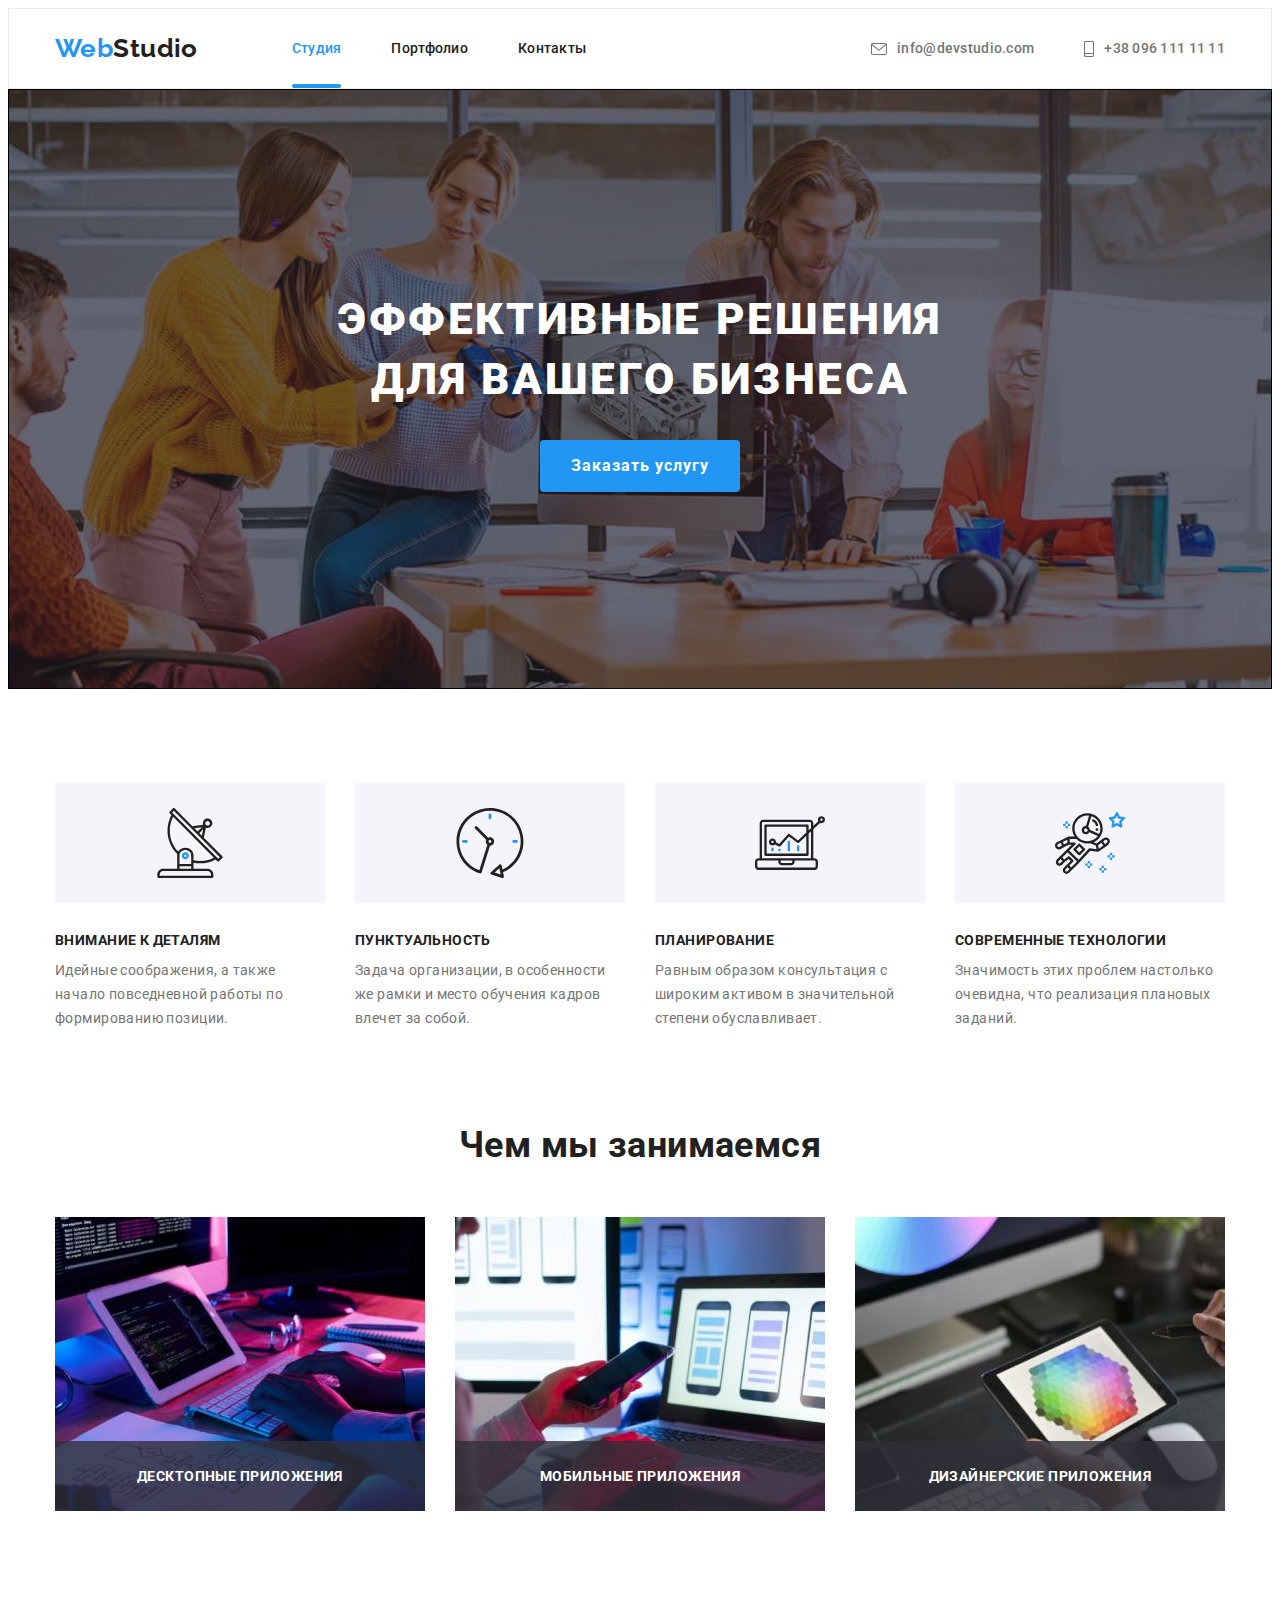
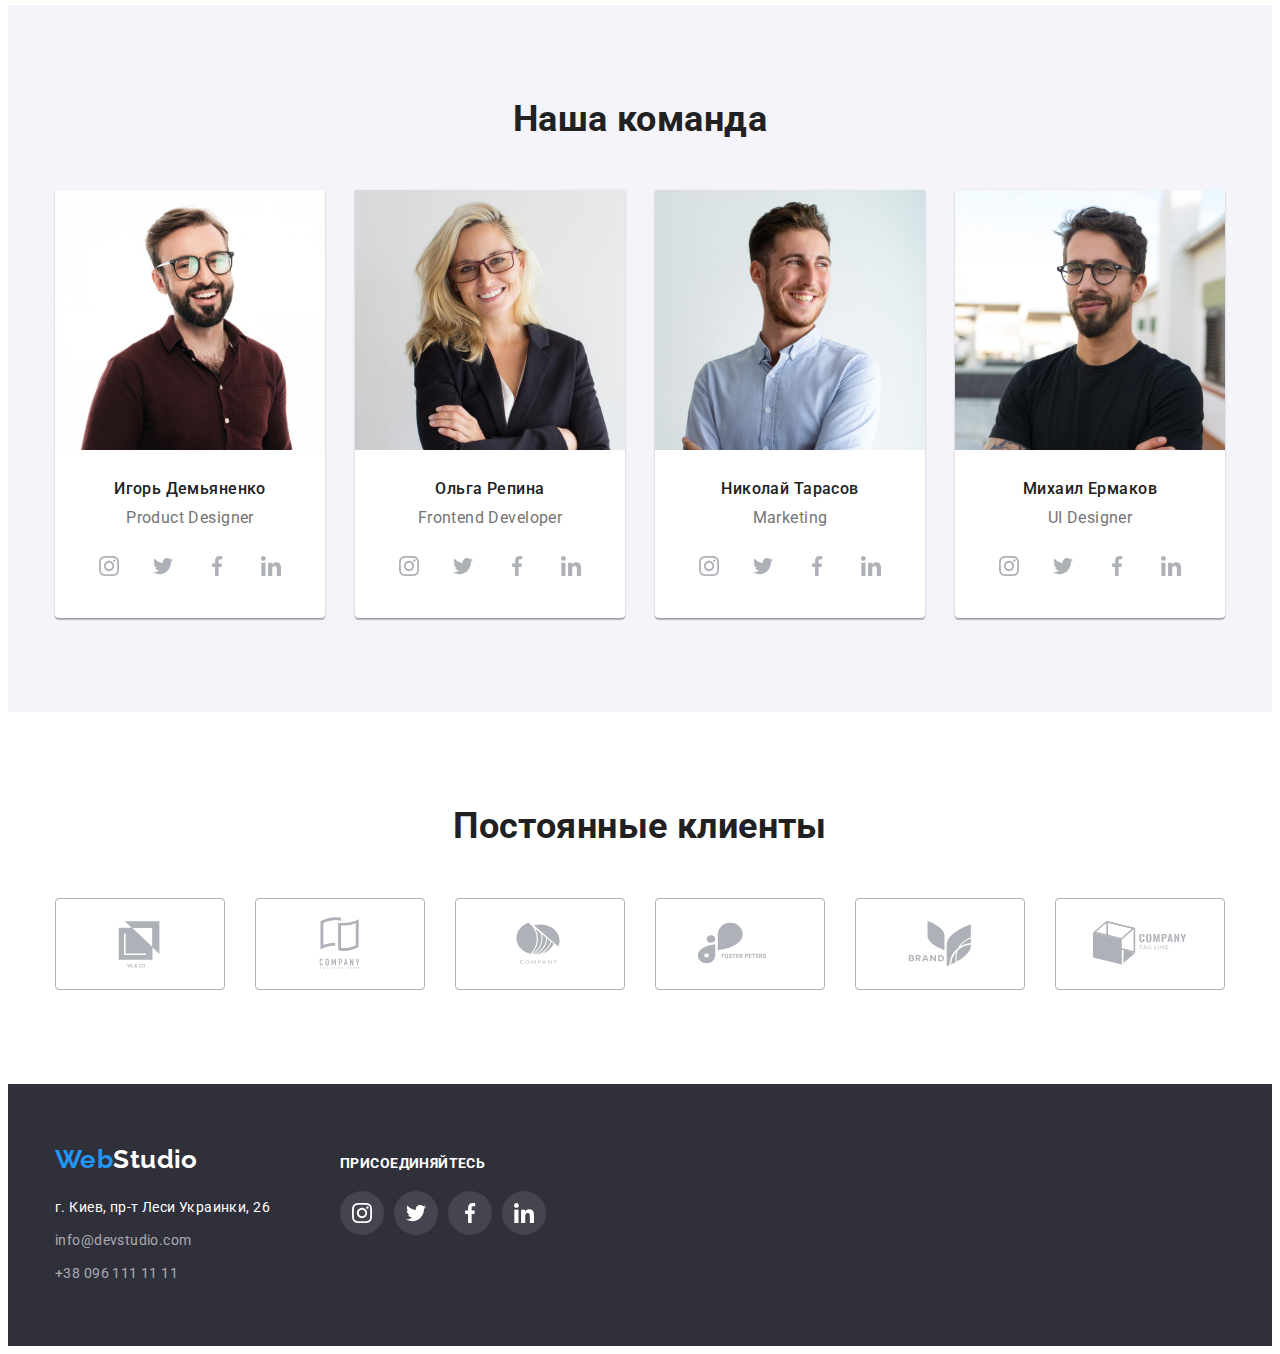
<file: index.html>
<!DOCTYPE html>
<html lang="ru">

<head>
    <meta charset="UTF-8">
    <meta http-equiv="X-UA-Compatible" content="IE=edge">
    <meta name="viewport" content="width=device-width, initial-scale=1.0">
    <title>Document</title>
    <link href="https://fonts.googleapis.com/css2?family=Raleway:wght@700&family=Roboto:wght@400;500;700;900&display=swap"
        rel="stylesheet">
    <link rel="stylesheet" href="https://cdnjs.cloudflare.com/ajax/libs/modern-normalize/1.1.0/modern-normalize.min.css"
        integrity="sha512-wpPYUAdjBVSE4KJnH1VR1HeZfpl1ub8YT/NKx4PuQ5NmX2tKuGu6U/JRp5y+Y8XG2tV+wKQpNHVUX03MfMFn9Q=="
        crossorigin="anonymous" referrerpolicy="no-referrer" />
    <link rel="stylesheet" href="./css/styles.css">
</head>

<body>
    <header>
        <div class="container heder-container">
            <nav class="navigation">
                <a href="./index.html" lang="en" class="logo"><span class="logo-link">Web</span>Studio</a>
                <ul class="site-nav list">
                    <li class="link-item"><a href="./index.html" class="link current button-border">Студия</a></li>
                    <li class="link-item"><a href="./portfolio.html" class="link">Портфолио</a></li>
                    <li class="link-item"><a href="" class="link">Контакты</a></li>
                </ul>
            </nav>
            <div class="contacts">
                <a href="e-mail:info@devstudio.com" class="cont-mail">
                    <svg class="contacts-cont-mail" width="16px" height="12px">
                        <use href="./images/icons.svg.svg#icon-email"></use>
                    </svg>
                    info@devstudio.com</a>
                <a href="tel:+380961111111" class="cont-tel">
                    <svg class="contacts-cont-mail" width="10px" height="16px">
                        <use href="./images/icons.svg.svg#smartphone"></use>
                    </svg>
                    +38 096 111 11 11</a>
            </div>
        </div>
    </header>

    <main>
        <div class="hero">
            <section>
                <h1 class="hero-title">Эффективные решения для вашего бизнеса</h1>
                <button type="button" class="button" data-modal-open>Заказать услугу</button>
            </section>
        </div>
        <section class="aside">
            <div class="container">
                <ul class="aside-list list">
                    <li class="list-text">
                        <div class="aside-container">
                            <svg class="aside-icon" width="70" height="70">
                                <use href="./images/icons.svg.svg#antenna"></use>
                            </svg>
                        </div>
                        <h3 class="aside-title">Внимание к деталям</h3>
                        <p>Идейные соображения, а также начало повседневной работы по формированию позиции.</p>
                    </li>
                    <li class="list-text">
                        <div class="aside-container">
                            <svg class="aside-icon" width="70" height="70">
                                <use href="./images/icons.svg.svg#clock"></use>
                            </svg>
                        </div>
                        <h3 class="aside-title">Пунктуальность</h3>
                        <p>Задача организации, в особенности же рамки и место обучения кадров влечет за собой.</p>
                    </li>
                    <li class="list-text">
                        <div class="aside-container">
                            <svg class="aside-icon" width="70" height="70">
                                <use href="./images/icons.svg.svg#diagram"></use>
                            </svg>
                        </div>
                        <h3 class="aside-title">Планирование</h3>
                        <p>Равным образом консультация с широким активом в значительной степени обуславливает.</p>
                    </li>
                    <li class="list-text">
                        <div class="aside-container">
                            <svg class="aside-icon" width="70" height="70">
                                <use href="./images/icons.svg.svg#astronaut"></use>
                            </svg>
                        </div>
                        <h3 class="aside-title">Современные технологии</h3>
                        <p>Значимость этих проблем настолько очевидна, что реализация плановых заданий.</p>
                    </li>
                </ul>
            </div>
        </section>
        <section class="section">
            <div class="container">
                <h2 class="section-title">Чем мы занимаемся</h2>
                <ul class="work-list list">
                    <li class="work-img">
                        <div class="overley-work-list">    
                            <img src="./images/box.jpg" alt="работают на iPad" width="370" />
                            <p class="overley-work-img">десктопные приложения</p>
                        </div>
                    </li>
                    <li class="work-img">
                        <div class="overley-work-list">
                            <img src="./images/box-сomputer.jpg" alt="работают на компьтере" width="370" />
                            <p class="overley-work-img">мобильные приложения</p>
                        </div>
                    </li>
                    <li class="work-img">
                        <div class="overley-work-list">
                            <img src="./images/box-tablet.jpg" alt="работают на планшете" width="370" />
                            <p class="overley-work-img">дизайнерские приложения</p>
                        </div>
                    </li>
                </ul>
            </div>
        </section>
        <section class="team section">
            <div class="container">
                <h2 class="section-title">Наша команда</h2>
                <ul class="team-list list">
                        <li class="commands-list"> <img src="./images/img-igor.jpg" alt="фото Игоря Демьяненко" width="270" />
                            <div class="team-section">
                            <h3 class="team-title">Игорь Демьяненко </h3>
                            <p lang="en" class="team-text">Product Designer</p>
                            <ul class="list-icon">
                                <li class="social-list list">
                                    <a class="social-link-team" href="">
                                        <svg class="team-icon" width="20" height="20">
                                            <use href="./images/icons.svg.svg#instagram"></use>
                                        </svg>
                                    </a>
                                </li>
                                <li class="social-list list">
                                    <a class="social-link-team" href="">
                                        <svg class="team-icon" width="20" height="20">
                                            <use href="./images/icons.svg.svg#twitter"></use>
                                        </svg>
                                    </a>
                                </li>
                                <li class="social-list list">
                                    <a class="social-link-team" href="">
                                        <svg class="team-icon" width="20" height="20">
                                            <use href="./images/icons.svg.svg#facebook"></use>
                                        </svg>
                                    </a>
                                </li>
                                <li class="social-list list">
                                    <a class="social-link-team" href="">
                                        <svg class="team-icon" width="20" height="20">
                                            <use href="./images/icons.svg.svg#linkedin"></use>
                                        </svg>
                                    </a>
                                </li>
                            </ul>
                            </div>
                        </li>
                        <li class="commands-list"><img src="./images/img-оlga.jpg" alt="фото Ольги Репины" width="270" />
                            <div class="team-section">
                            <h3 class="team-title">Ольга Репина</h3>
                            <p lang="en" class="team-text">Frontend Developer</p>
                            <ul class="list-icon">
                                <li class="social-list list">
                                    <a class="social-link-team" href="">
                                        <svg class="team-icon" width="20" height="20">
                                            <use href="./images/icons.svg.svg#instagram"></use>
                                        </svg>
                                    </a>
                                </li>
                                <li class="social-list list">
                                    <a class="social-link-team" href="">
                                        <svg class="team-icon" width="20" height="20">
                                            <use href="./images/icons.svg.svg#twitter"></use>
                                        </svg>
                                    </a>
                                </li>
                                <li class="social-list list">
                                    <a class="social-link-team" href="">
                                        <svg class="team-icon" width="20" height="20">
                                            <use href="./images/icons.svg.svg#facebook"></use>
                                        </svg>
                                    </a>
                                </li>
                                <li class="social-list list">
                                    <a class="social-link-team" href="">
                                        <svg class="team-icon" width="20" height="20">
                                            <use href="./images/icons.svg.svg#linkedin"></use>
                                        </svg>
                                    </a>
                                </li>
                            </ul>
                            </div>
                        </li>
                        <li class="commands-list"><img src="./images/img-nicholas.jpg" alt="фото Николая Тарасова" width="270" />
                            <div class="team-section">
                            <h3 class="team-title">Николай Тарасов</h3>
                            <p lang="en" class="team-text">Marketing</p>
                            <ul class="list-icon">
                                <li class="social-list list">
                                    <a class="social-link-team" href="">
                                        <svg class="team-icon" width="20" height="20">
                                            <use href="./images/icons.svg.svg#instagram"></use>
                                        </svg>
                                    </a>
                                </li>
                                <li class="social-list list">
                                    <a class="social-link-team" href="">
                                        <svg class="team-icon" width="20" height="20">
                                            <use href="./images/icons.svg.svg#twitter"></use>
                                        </svg>
                                    </a>
                                </li>
                                <li class="social-list list">
                                    <a class="social-link-team" href="">
                                        <svg class="team-icon" width="20" height="20">
                                            <use href="./images/icons.svg.svg#facebook"></use>
                                        </svg>
                                    </a>
                                </li>
                                <li class="social-list list">
                                    <a class="social-link-team" href="">
                                        <svg class="team-icon" width="20" height="20">
                                            <use href="./images/icons.svg.svg#linkedin"></use>
                                        </svg>
                                    </a>
                                </li>
                            </ul>
                            </div>
                        </li>
                        <li class="commands-list"><img src="./images/img-michael.jpg" alt="фото Михаила Ермакова" width="270" />
                            <div class="team-section">
                            <h3 class="team-title">Михаил Ермаков</h3>
                            <p lang="en" class="team-text">UI Designer</p>
                            <ul class="list-icon">
                                <li class="social-list list">
                                    <a class="social-link-team" href="">
                                        <svg class="team-icon" width="20" height="20">
                                            <use href="./images/icons.svg.svg#instagram"></use>
                                        </svg>
                                    </a>
                                </li>
                                <li class="social-list list">
                                    <a class="social-link-team" href="">
                                        <svg class="team-icon" width="20" height="20">
                                            <use href="./images/icons.svg.svg#twitter"></use>
                                        </svg>
                                    </a>
                                </li>
                                <li class="social-list list">
                                    <a class="social-link-team" href="">
                                        <svg class="team-icon" width="20" height="20">
                                            <use href="./images/icons.svg.svg#facebook"></use>
                                        </svg>
                                    </a>
                                </li>
                                <li class="social-list list">
                                    <a class="social-link-team" href="">
                                        <svg class="team-icon" width="20" height="20">
                                            <use href="./images/icons.svg.svg#linkedin"></use>
                                        </svg>
                                    </a>
                                </li>
                            </ul>
                            </div>
                        </li>
                </ul>
            </div>
        </section>
        <section class="partners section">
            <div class="container">
                <h2 class="section-title">Постоянные клиенты</h2>
                <ul class="partners-list list">
                    <li class="partners-list-logo">
                        <a href="" class="partners-link-logo">
                            <svg class="partners-logo" width="106" height="60">
                                <use href="./images/icons.svg.svg#ya-co"></use>
                            </svg>
                        </a>
                    </li>
                    <li>
                        <a href="" class="partners-link-logo">
                            <svg class="partners-logo" width="106" height="60">
                                <use href="./images/icons.svg.svg#company-tagline-here"></use>
                            </svg>
                        </a>
                    </li>
                    <li>
                        <a href="" class="partners-link-logo">
                            <svg class="partners-logo" width="106" height="60">
                                <use href="./images/icons.svg.svg#company"></use>
                            </svg>
                        </a>
                    </li>
                    <li>
                        <a href="" class="partners-link-logo">
                            <svg class="partners-logo" width="106" height="60">
                                <use href="./images/icons.svg.svg#foster-peters"></use>
                            </svg>
                        </a>
                    </li>
                    <li>
                        <a href="" class="partners-link-logo">
                            <svg class="partners-logo" width="106" height="60">
                                <use href="./images/icons.svg.svg#brand"></use>
                            </svg>
                        </a>
                    </li>
                    <li>
                        <a href="" class="partners-link-logo">
                            <svg class="partners-logo" width="106" height="60">
                                <use href="./images/icons.svg.svg#company-tag-line"></use>
                            </svg>
                        </a>
                    </li>
                </ul>
            </div>
        </section>
    </main>

    <footer class="footer">
        <div class="footer-container container">
            <div class="footer-container-list">
                <a href="./index.html" lang="en" class="footer-logo"><span class="logo-link">Web</span><span class="footer-link">Studio</span></a>
                <address class="address">
                    <ul> 
                        <li class="footer-list list"><p class="footer-address">г. Киев, пр-т Леси Украинки, 26</p></li>
                        <li class="footer-list list"><a href="e-mail:info@devstudio.com" class="address-mail">info@devstudio.com</a><br /></li>
                        <li class="footer-list list"><a href="tel:+380961111111" class="address-tel">+38 096 111 11 11</a></li>
                    </ul>
                </address>
            </div>
            <div class="footer-icon-link">
                <h3 class="footer-title">ПРИСОЕДИНЯЙТЕСЬ</h3>
                <ul class="footer-icon">
                    <li class="footer-social-list list">
                        <a class="footer-social-link" href="">
                            <svg class="footer-icon-list" width="20" height="20">
                                <use href="./images/icons.svg.svg#instagram"></use>
                            </svg>
                        </a>
                    </li>
                    <li class="footer-social-list list">
                        <a class="footer-social-link" href="">
                            <svg class="footer-icon" width="20" height="20">
                                <use href="./images/icons.svg.svg#twitter"></use>
                            </svg>
                        </a>
                    </li>
                    <li class="footer-social-list list">
                        <a class="footer-social-link" href="">
                            <svg class="footer-icon" width="20" height="20">
                                <use href="./images/icons.svg.svg#facebook"></use>
                            </svg>
                        </a>
                    </li>
                    <li class="footer-social-list list">
                        <a class="footer-social-link" href="">
                            <svg class="footer-icon" width="20" height="20">
                                <use href="./images/icons.svg.svg#linkedin"></use>
                            </svg>
                        </a>
                    </li>
                </ul>
            </div>
        </div>
    </footer>

    <div class="backdrop is-hidden" data-modal>
        <div class="modal">
            <button type="button" class="modal-close-btn" data-modal-close>
                <svg class="modal-close-icon" width="18" height="18">
                    <use href="./images/icons.svg.svg#icon-close"></use>
                </svg>
            </button>
        </div>
    </div>

    <script src="./js/modal.js"></script>
</body>

</html>
</file>
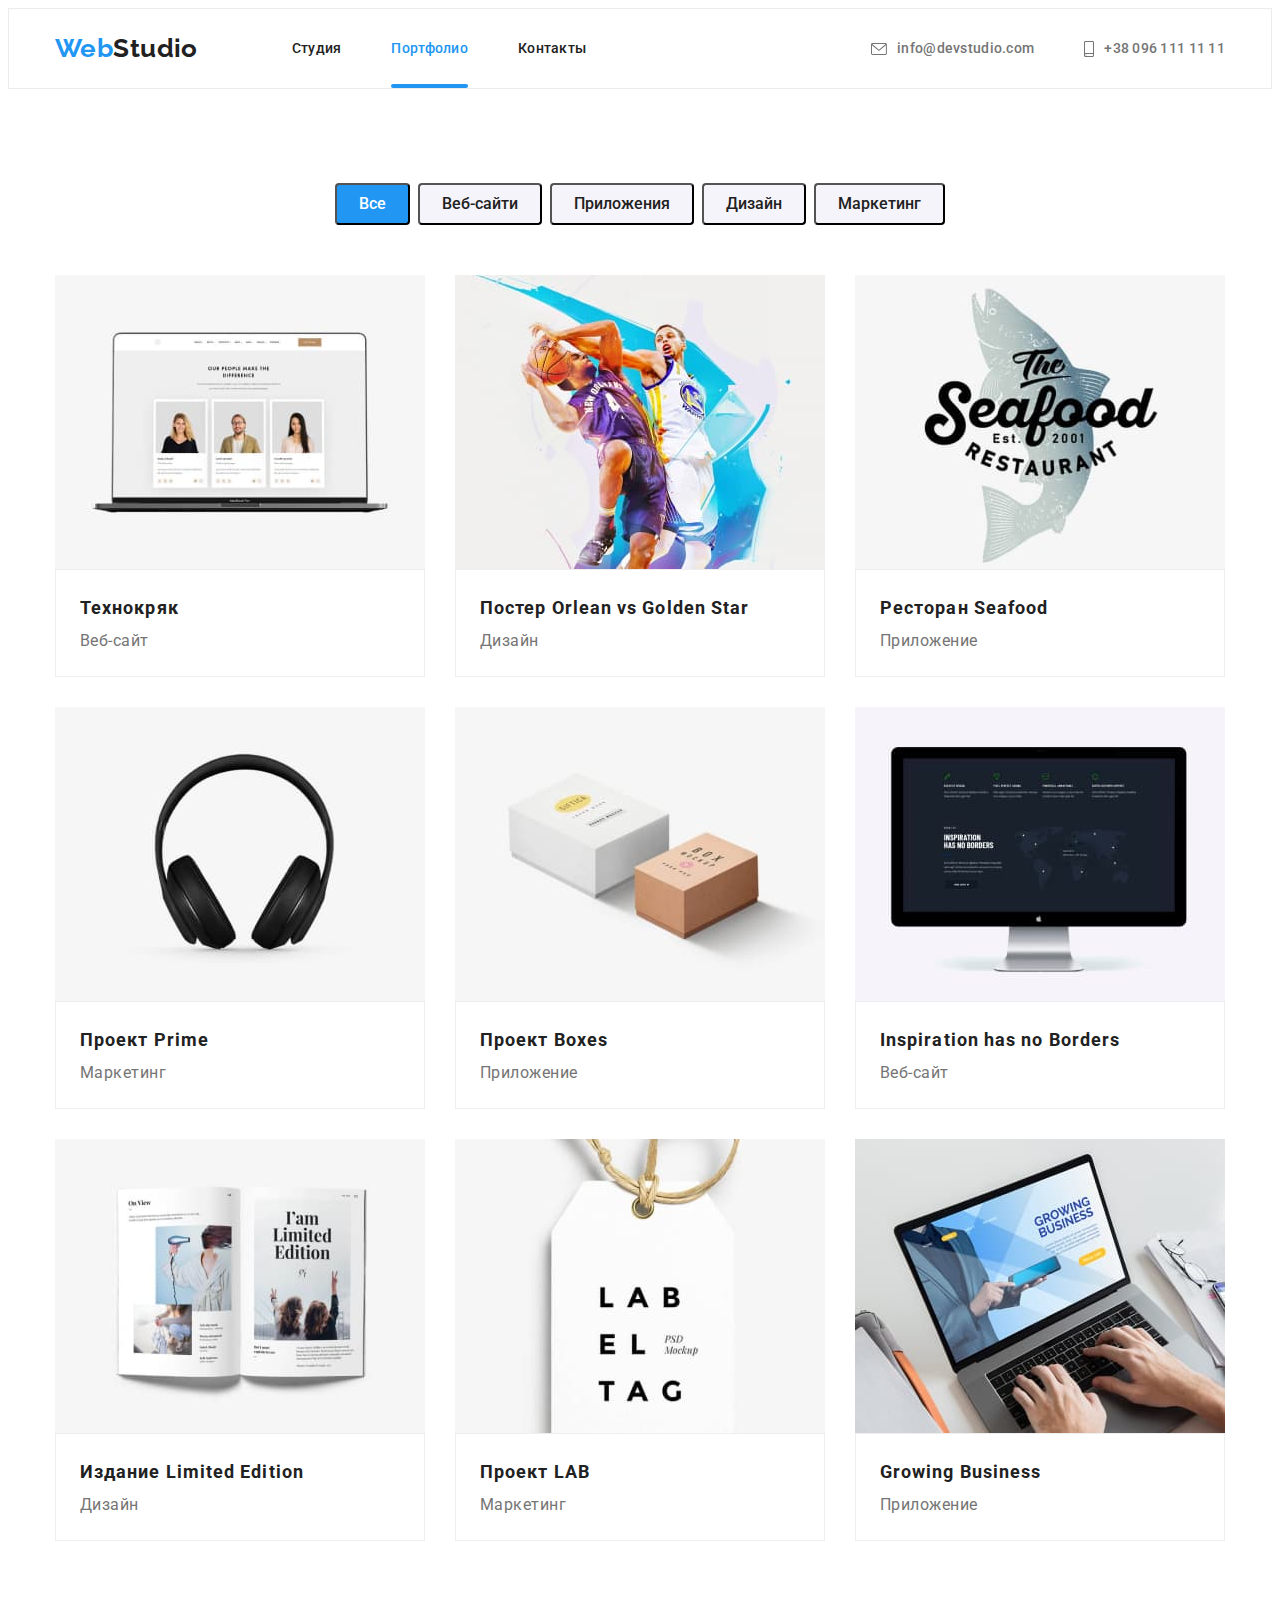
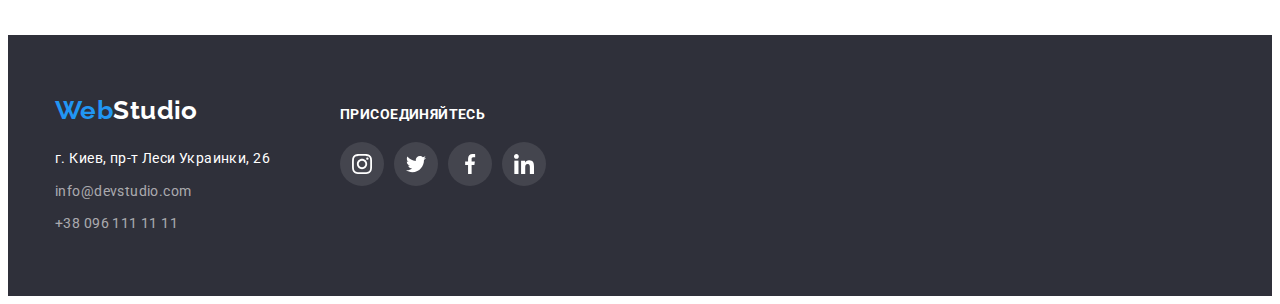
<file: portfolio.html>
<!DOCTYPE html>
<html lang="ru">

<head>
    <meta charset="UTF-8">
    <meta http-equiv="X-UA-Compatible" content="IE=edge">
    <meta name="viewport" content="width=device-width, initial-scale=1.0">
    <title>Document</title>
    <link href="https://fonts.googleapis.com/css2?family=Raleway:wght@700&family=Roboto:wght@400;500;700;900&display=swap"
        rel="stylesheet">
    <link rel="stylesheet" href="https://cdnjs.cloudflare.com/ajax/libs/modern-normalize/1.1.0/modern-normalize.min.css"
        integrity="sha512-wpPYUAdjBVSE4KJnH1VR1HeZfpl1ub8YT/NKx4PuQ5NmX2tKuGu6U/JRp5y+Y8XG2tV+wKQpNHVUX03MfMFn9Q=="
        crossorigin="anonymous" referrerpolicy="no-referrer" />
    <link rel="stylesheet" href="./css/styles.css">
</head>

<body>
    <header>
        <div class="container heder-container">
            <nav class="navigation">
                <a href="./index.html" lang="en" class="logo"><span class="logo-link">Web</span>Studio</a>
                <ul class="site-nav list">
                    <li class="link-item"><a href="./index.html" class="link">Студия</a></li>
                    <li class="link-item"><a href="./portfolio.html" class="link current button-border">Портфолио</a></li>
                    <li class="link-item"><a href="" class="link">Контакты</a></li>
                </ul>
            </nav>
            <div class="contacts">
                <a href="e-mail:info@devstudio.com" class="cont-mail">
                    <svg class="contacts-cont-mail" width="16px" height="12px">
                        <use href="./images/icons.svg.svg#icon-email"></use>
                    </svg>
                    info@devstudio.com</a>
                <a href="tel:+380961111111" class="cont-tel">
                    <svg class="contacts-cont-mail" width="10px" height="16px">
                        <use href="./images/icons.svg.svg#smartphone"></use>
                    </svg>
                    +38 096 111 11 11</a>
            </div>
        </div>
    </header>
    <main>
        <section class="portfolio section">
            <div class="container">
                <h1 class="visually-hidden">Портфолио</h1>
                    <ul class="portfolio-list list">
                        <li class="list-button"><button type="button" class="portfolio-button current">Все</button></li>
                        <li class="list-button"><button type="button" class="portfolio-button">Веб-сайти</button></li>
                        <li class="list-button"><button type="button" class="portfolio-button">Приложения</button></li>
                        <li class="list-button"><button type="button" class="portfolio-button">Дизайн</button></li>
                        <li class="list-button"><button type="button" class="portfolio-button">Маркетинг</button></li>
                    </ul>
                <ul class="portfolio-img list">
                    <li class="img-list">
                        <a href="" class="portfolio-link">
                            <div class="overley-portfolio">
                                <img src="./images/tehnokrak.jpg" alt="tehnokrak" width="370">
                                <p class="overley-portfolio-link">
                                    Ресурс предлагает комплексные предложения с разным уровнем функционала и сервисов. Все это позволит посетителю получить исчерпывающие сведения о компании или частном лице.
                                </p>
                            </div>
                            <div class="img-text">
                                <h2 class="portfolio-title">Технокряк</h2>
                                <p class="portfolio-text">Веб-сайт</p>
                            </div>
                        </a>
                    </li>
                    <li class="img-list">
                        <a href="" class="portfolio-link">
                            <div class="overley-portfolio">
                                <img src="./images/new-orlean.jpg" alt="new orlean" width="370">
                                <p class="overley-portfolio-link">
                                    Ресурс предлагает комплексные предложения с разным уровнем функционала и сервисов. Все это позволит посетителю
                                    получить исчерпывающие сведения о компании или частном лице.
                                </p>
                            </div>
                            <div class="img-text">
                                <h2  class="portfolio-title">Постер <span lang="en">Orlean vs Golden Star</span></h2>
                                <p class="portfolio-text">Дизайн</p>
                            </div>
                        </a>
                    </li>
                    <li class="img-list">
                        <a href="" class="portfolio-link">
                            <div class="overley-portfolio">
                                <img src="./images/seafood.jpg" alt="seafood" width="370">
                                <p class="overley-portfolio-link">
                                    Ресурс предлагает комплексные предложения с разным уровнем функционала и сервисов. Все это позволит посетителю
                                    получить исчерпывающие сведения о компании или частном лице.
                                </p>
                            </div>
                            <div class="img-text">
                                <h2  class="portfolio-title">Ресторан <span lang="en">Seafood</span></h2>
                                <p class="portfolio-text">Приложение</p>
                            </div>
                        </a>
                    </li>
                    <li class="img-list">
                        <a href="" class="portfolio-link">
                            <div class="overley-portfolio">
                                <img src="./images/prime.jpg" alt="prime" width="370">
                                <p class="overley-portfolio-link">
                                    Ресурс предлагает комплексные предложения с разным уровнем функционала и сервисов. Все это позволит посетителю
                                    получить исчерпывающие сведения о компании или частном лице.
                                </p>
                            </div>
                            <div class="img-text">
                                <h2  class="portfolio-title">Проект <span lang="en">Prime</span></h2>
                                <p class="portfolio-text">Маркетинг</p>
                            </div>
                        </a>
                    </li>
                    <li class="img-list">
                        <a href="" class="portfolio-link">
                            <div class="overley-portfolio">
                                <img src="./images/boxes.jpg" alt="boxes" width="370">
                                <p class="overley-portfolio-link">
                                    Ресурс предлагает комплексные предложения с разным уровнем функционала и сервисов. Все это позволит посетителю
                                    получить исчерпывающие сведения о компании или частном лице.
                                </p>
                            </div>
                            <div class="img-text">
                                <h2  class="portfolio-title">Проект <span lang="en">Boxes</span></h2>
                                <p class="portfolio-text">Приложение</p>
                            </div>
                        </a>
                    </li>
                    <li class="img-list">
                        <a href="" class="portfolio-link">
                            <div class="overley-portfolio">
                                <img src="./images/inspiration-no-borders.jpg" alt="inspiration-no-borders" width="370">
                                <p class="overley-portfolio-link">
                                    Ресурс предлагает комплексные предложения с разным уровнем функционала и сервисов. Все это позволит посетителю
                                    получить исчерпывающие сведения о компании или частном лице.
                                </p>
                            </div>
                            <div class="img-text">
                                <h2 lang="en"  class="portfolio-title">Inspiration has no Borders</h2>
                                <p class="portfolio-text">Веб-сайт</p>
                            </div>
                        </a>
                    </li>
                    <li class="img-list">
                        <a href="" class="portfolio-link">
                            <div class="overley-portfolio">
                                <img src="./images/limited-edition.jpg" alt="limited edition" width="370">
                                <p class="overley-portfolio-link">
                                    Ресурс предлагает комплексные предложения с разным уровнем функционала и сервисов. Все это позволит посетителю
                                    получить исчерпывающие сведения о компании или частном лице.
                                </p>
                            </div>
                            <div class="img-text">
                                <h2  class="portfolio-title">Издание <span lang="en">Limited Edition</span></h2>
                                <p class="portfolio-text">Дизайн</p>
                            </div>
                        </a>
                    </li>
                    <li class="img-list">
                        <a href="" class="portfolio-link">
                            <div class="overley-portfolio">
                                <img src="./images/lab.jpg" alt="lab" width="370">
                                <p class="overley-portfolio-link">
                                    Ресурс предлагает комплексные предложения с разным уровнем функционала и сервисов. Все это позволит посетителю
                                    получить исчерпывающие сведения о компании или частном лице.
                                </p>
                            </div>
                            <div class="img-text">
                                <h2  class="portfolio-title">Проект <span lang="en">LAB</span></h2>
                                <p class="portfolio-text">Маркетинг</p>
                            </div>
                        </a>
                    </li>
                    <li class="img-list">
                        <a href="" class="portfolio-link">
                            <div class="overley-portfolio">
                                <img src="./images/growing-business.jpg" alt="growing-business" width="370">
                                <p class="overley-portfolio-link">
                                    Ресурс предлагает комплексные предложения с разным уровнем функционала и сервисов. Все это позволит посетителю
                                    получить исчерпывающие сведения о компании или частном лице.
                                </p>
                            </div>
                            <div class="img-text">
                                <h2 lang="en"  class="portfolio-title">Growing Business</h2>
                                <p class="portfolio-text">Приложение</p>
                            </div>
                        </a>
                    </li>
                </ul>
            </div>
        </section>

    </main>
    <footer class="footer">
        <div class="footer-container container">
            <div class="footer-container-list">
                <a href="./index.html" lang="en" class="footer-logo"><span class="logo-link">Web</span><span
                        class="footer-link">Studio</span></a>
                <address class="address">
                    <ul>
                        <li class="footer-list list">
                            <p class="footer-address">г. Киев, пр-т Леси Украинки, 26</p>
                        </li>
                        <li class="footer-list list"><a href="e-mail:info@devstudio.com"
                                class="address-mail">info@devstudio.com</a><br /></li>
                        <li class="footer-list list"><a href="tel:+380961111111" class="address-tel">+38 096 111 11 11</a>
                        </li>
                    </ul>
                </address>
            </div>
            <div class="footer-icon-link">
                <h3 class="footer-title">ПРИСОЕДИНЯЙТЕСЬ</h3>
                <ul class="footer-icon">
                    <li class="footer-social-list list">
                        <a class="footer-social-link" href="">
                            <svg class="footer-icon-list" width="20" height="20">
                                <use href="./images/icons.svg.svg#instagram"></use>
                            </svg>
                        </a>
                    </li>
                    <li class="footer-social-list list">
                        <a class="footer-social-link" href="">
                            <svg class="footer-icon" width="20" height="20">
                                <use href="./images/icons.svg.svg#twitter"></use>
                            </svg>
                        </a>
                    </li>
                    <li class="footer-social-list list">
                        <a class="footer-social-link" href="">
                            <svg class="footer-icon" width="20" height="20">
                                <use href="./images/icons.svg.svg#facebook"></use>
                            </svg>
                        </a>
                    </li>
                    <li class="footer-social-list list">
                        <a class="footer-social-link" href="">
                            <svg class="footer-icon" width="20" height="20">
                                <use href="./images/icons.svg.svg#linkedin"></use>
                            </svg>
                        </a>
                    </li>
                </ul>
            </div>
        </div>
    </footer>
</body>
</file>
<file: css/styles.css>
/*Стилі index.html*/

/* цвет основоного текста #757575 */
/* вторичный цвет текста #212121 */
/* акцент #2196F3 */
/* белый */
/* главный цвет фона #FFFFFF */
/* вторичный цвет фона #F5F4FA */
/* цвет фона героя #2F303A */

:root {
  --primary-text-color: #757575;
  --title-text-color: #212121;
  --accent-color: #2196f3;
}

*,
::after,
::before {
  box-sizing: border-box;
}

body {
  background-color: #ffffff;
  color: var(--primary-text-color);
  font-family: Roboto, sans-serif;
  letter-spacing: 0.03em;
  font-size: 14px;
  line-height: 1.71;
}

h1,
h2,
h3,
h4,
h5,
h6,
p {
  margin-top: 0;
  margin-bottom: 0;
}

ul,
ol {
  margin-top: 0;
  margin-bottom: 0;
  padding-left: 0;
}

img {
  display: block;
}

header {
  padding-top: 24px;
  padding-bottom: 24px;
  border: 1px solid #ececec;
}

.container {
  width: 1200px;
  padding-left: 15px;
  padding-right: 15px;
  margin-left: auto;
  margin-right: auto;
}

.section {
  padding-top: 94px;
  padding-bottom: 94px;
}

.heder-container {
  display: flex;
  align-items: center;
}

.navigation {
  display: flex;
  align-items: center;
}

.list {
  list-style: none;
}

.logo {
  margin-right: 94px;

  text-decoration: none;
  font-family: Raleway, sans-serif;
  color: var(--title-text-color);
  font-weight: bold;
  font-size: 26px;
  line-height: 1.2;
}

.logo-link {
  color: var(--accent-color);
}

/*========= site-nav ===========*/

.site-nav {
  display: flex;
  align-items: center;
}

.site-nav a {
  text-decoration: none;
  color: var(--title-text-color);
  font-weight: 500;
  font-size: 14px;
  line-height: 1.14;
  letter-spacing: 0.02em;
}

.link-item:not(:last-child) {
  margin-right: 50px;
}

.site-nav .link:focus,
.site-nav .link:hover {
  color: var(--accent-color);
}

.button-border {
  position: relative;
  transition: color 250ms cubic-bezier(0.4, 0, 0.2, 1);
  padding-top: 32px;
  padding-bottom: 32px;
}

.button-border::after {
  position: absolute;
  bottom: 0;
  left: 0;

  width: 100%;
  height: 4px;
  content: '';

  display: block;
  
  background-color: #2196F3;
  border-radius: 2px;
}

.site-nav .link.current {
  color: var(--accent-color);
}

.contacts {
  display: flex;
  margin-left: auto;
}

.cont-mail {
  transition: color 250ms cubic-bezier(0.4, 0, 0.2, 1),
  fill 250ms cubic-bezier(0.4, 0, 0.2, 1);

  display: flex;
  align-items: center;
  margin-right: 50px;
  text-decoration: none;
  color: var(--primary-text-color);
  font-style: normal;
  font-weight: 500;
  font-size: 14px;
  line-height: 1.14;
  letter-spacing: 0.02em;
}

.cont-tel {
  transition: color 250ms cubic-bezier(0.4, 0, 0.2, 1), fill 250ms cubic-bezier(0.4, 0, 0.2, 1);

  display: flex;
  align-items: center;
  text-decoration: none;
  color: var(--primary-text-color);
  font-style: normal;
  font-weight: 500;
  font-size: 14px;
  line-height: 1.14;
  letter-spacing: 0.02em;
}

.cont-mail:focus,
.cont-mail:hover,
.cont-tel:focus,
.cont-tel:hover {
  color: var(--accent-color);
  fill: currentColor;
}

.contacts-cont-mail {
  margin-right: 10px;
  fill: currentColor;
}

/*========== main-hero =========*/
.hero {
  max-width: 1600px;
  height: 600px;
  border: 1px solid black;

  margin-left: auto;
  margin-right: auto;
  padding-top: 200px;
  padding-bottom: 200px;
  text-align: center;

  background-image: linear-gradient(
      to right,
      rgba(47, 48, 58, 0.4),
      rgba(47, 48, 58, 0.4)
    ),
    url('../images/img-hero.jpg');

  background-repeat: no-repeat;
  background-size: cover;
  background-position: center;

  background-color: #c4c4c4;
}

.hero-title {
  width: 696px;
  margin-left: auto;
  margin-right: auto;
  margin-bottom: 30px;
  color: #ffffff;
  font-weight: 900;
  font-size: 44px;
  line-height: 1.36;
  text-align: center;
  letter-spacing: 0.06em;
  text-transform: uppercase;
}

.button {
  transition: color 250ms cubic-bezier(0.4, 0, 0.2, 1), background-color 250ms cubic-bezier(0.4, 0, 0.2, 1);

  min-width: 200px;
  padding: 10px 25px;
  border-radius: 4px;
  border: 1px solid transparent;

  color: #ffffff;
  background-color: var(--accent-color);

  font-family: Roboto, sans-serif;
  font-weight: 700;
  font-size: 16px;
  line-height: 1.9;
  display: inline-block;
  align-items: center;
  text-align: center;
  text-decoration: none;
  letter-spacing: 0.06em;

}

.button:hover,
.button:focus {
  color: #ffffff;
  background-color: #188CE8;
}

/*====== main-content =========*/
.aside {
  padding-top: 94px;
}

.aside-list {
  display: flex;
}

.list-text {
  width: 270px;
}

.list-text:not(:last-child) {
  margin-right: 30px;
}

.aside-container {
  margin-bottom: 30px;
  display: flex;
  width: 270px;
  height: 120px;
  align-items: center;
  justify-content: center;
  background-color: #f5f4fa;
}
.aside-title {
  padding-bottom: 10px;
  color: var(--title-text-color);
  font-weight: bold;
  font-size: 14px;
  line-height: 1.14;
  text-transform: uppercase;
}

.section-title {
  margin-bottom: 50px;

  color: var(--title-text-color);
  font-weight: 700;
  font-size: 36px;
  line-height: 1.16;
  text-align: center;
}

.work-list {
  
  display: flex;
  flex-basis: calc(100%-90px) / 3;
}

.work-img:not(:nth-child(3n)) {
  margin-right: 30px;
}

.overley-work-list{
  position: relative;
}

.overley-work-img {
  position: absolute;
  bottom: 0;
  left: 0;
  width: 100%;

  padding-top: 27px;
  padding-bottom: 27px;

  font-family: 'Roboto';
  font-style: normal;
  font-weight: 700;
  font-size: 14px;
  line-height: 16px;
  text-align: center;
  letter-spacing: 0.03em;
  text-transform: uppercase;
  
  color: #FFFFFF;

  background-color: rgba(47, 48, 58, 0.8);
}

.team {
  background-color: #f5f4fa;
}

.team-list {
  display: flex;
  flex-basis: calc(100%-120px) / 4;
}

.team-section {
  padding: 30px 32px 30px 32px;
}

.commands-list {
  background-color: #ffffff;
  box-shadow: 0px 1px 3px rgba(0, 0, 0, 0.12), 0px 1px 1px rgba(0, 0, 0, 0.14),
    0px 2px 1px rgba(0, 0, 0, 0.2);
  border-radius: 0px 0px 4px 4px;
}

.commands-list:not(:nth-child(4n)) {
  margin-right: 30px;
}

.team-title {
  color: var(--title-text-color);
  font-weight: 500;
  font-size: 16px;
  line-height: 1.18;
  text-align: center;
  text-decoration: none;
}

.team-text {
  padding-top: 10px;

  font-size: 16px;
  line-height: 1.18;
  text-align: center;
}

.list-icon {
  display: flex;
  justify-content: space-between;
  margin-top: 16px;
}

.social-link-team {
  transition: fill 250ms cubic-bezier(0.4, 0, 0.2, 1), background-color 250ms cubic-bezier(0.4, 0, 0.2, 1);
  fill: #afb1b8;
  width: 44px;
  height: 44px;
  border-radius: 50%;
  display: flex;
  align-items: center;
  justify-content: center;
}

.social-link-team:hover,
.social-link-team:focus {
  fill: #ffffff;
  background-color: var(--accent-color);
}

/*======= partners ========*/

.partners-list {
  display: flex;
  align-items: center;
  justify-content: space-between;
}
.partners-link-logo {
  transition: border-color 250ms cubic-bezier(0.4, 0, 0.2, 1);
  display: flex;
  align-items: center;
  justify-content: center;
  color: #afb1b8;
  border: 1px solid #afb1b8;
  fill: currentColor;

  border-radius: 4px;

  width: 170px;
  height: 92px;
}

.partners-link-logo:hover,
.partners-link-logo:focus {
  border-color: #2196f3;
}

.partners-logo {
  transition: fill 250ms cubic-bezier(0.4, 0, 0.2, 1);
}

.partners-link-logo:hover .partners-logo,
.partners-link-logo:focus .partners-logo {
  fill: #2196f3;
}

/*======== footer =========*/

.footer {
  padding-top: 60px;
  padding-bottom: 60px;

  background-color: #2f303a;
  font-style: normal;
}
.footer-link {
  color: #ffffff;
}

.footer-logo {
  text-decoration: none;
  font-family: Raleway, sans-serif;
  color: var(--title-text-color);
  font-weight: bold;
  font-size: 26px;
  line-height: 1.2;
}

.footer-conteiner {
  display: flex;

  align-items: baseline;
}

.footer-address {
  margin-top: 20px;

  font-family: Roboto;
  font-style: normal;
  font-weight: normal;
  font-size: 14px;
  line-height: 1.7;
  color: #ffffff;
}

.footer-list:not(:first-child) {
  margin-top: 9px;
}
.address-mail,
.address-tel {
  transition: color 250ms cubic-bezier(0.4, 0, 0.2, 1);
  font-family: Roboto;
  font-style: normal;
  text-decoration: none;
  font-weight: normal;
  color: rgba(255, 255, 255, 0.6);
}

.address-mail:focus,
.address-mail:hover,
.address-tel:focus,
.address-tel:hover {
  color: var(--accent-color);
}

.footer-container {
  display: flex;
  align-items: baseline;
}

.footer-icon-link {
  width: 206px;
  height: 80px;
  margin-left: 70px;
}

.footer-title {
  margin-bottom: 20px;
  font-weight: bold;
  font-size: 14px;
  line-height: 16px;

  color: #ffffff;
}

.footer-icon {
  display: flex;
  justify-content: space-between;
  align-items: baseline;
}

.footer-social-link {

  transition: background-color 250ms cubic-bezier(0.4, 0, 0.2, 1);
  fill: #ffffff;
  width: 44px;
  height: 44px;
  border-radius: 50%;
  display: flex;
  align-items: center;
  justify-content: center;
  background-color: rgba(255, 255, 255, 0.1);
}

.footer-social-link:hover,
.footer-social-link:focus {
  background-color: var(--accent-color);
}

/*===== Стилі portfolio.html =======*/

.visually-hidden {
  position: absolute;
  width: 1px;
  height: 1px;
  margin: -1px;
  padding: 0;
  overflow: hidden;
  border: 0;
  clip: rect(0 0 0 0);
}

.portfolio-list {
  display: flex;
  flex-wrap: wrap;
  justify-content: center;
  margin-bottom: 50px;
}

.list-button:not(:last-child) {
  margin-right: 8px;
}

.portfolio-button {
  transition: color 250ms cubic-bezier(0.4, 0, 0.2, 1), background-color 250ms cubic-bezier(0.4, 0, 0.2, 1), box-shadow 250ms cubic-bezier(0.4, 0, 0.2, 1);

  min-width: 73px;
  padding: 6px 22px;
  border-radius: 4px;

  font-family: 'Roboto', sans-serif;
  cursor: pointer;
  text-decoration: none;
  color: var(--title-text-color);
  background-color: #f5f4fa;

  font-weight: 500;
  font-size: 16px;
  line-height: 1.62;
  text-align: center;
}
.portfolio-button.current {
  color: #ffffff;
  background-color: var(--accent-color);
}

.portfolio-button:hover,
.portfolio-button:focus {
  color: #ffffff;
  background-color: var(--accent-color);
  box-shadow: 0px 3px 1px rgba(0, 0, 0, 0.1), 0px 1px 2px rgba(0, 0, 0, 0.08),
    0px 2px 2px rgba(0, 0, 0, 0.12);
}

.portfolio-img {
  display: flex;
  flex-wrap: wrap;
  flex-basis: calc(100%-90px) / 3;
}

.img-list:not(:nth-child(3n)) {
  margin-right: 30px;
}

.img-list:not(:nth-last-child(-n + 3)) {
  margin-bottom: 30px;
}

.portfolio-link {
  transition: box-shadow 250ms cubic-bezier(0.4, 0, 0.2, 1);

  display: block;
  text-decoration: none;
}

.overley-portfolio {
  position: relative;
  overflow: hidden;
}

.overley-portfolio-link {
  position: absolute;
  top: 0;
  left: 0;
  width: 100%;
  height: 100%;
  transform: translateY(100%);
  transition: transform 250ms cubic-bezier(0.4, 0, 0.2, 1);

  font-family: 'Roboto';
  font-style: normal;
  font-weight: 400;
  font-size: 18px;
  line-height: 1.56;
  
  letter-spacing: 0.03em;
  
  color: #FFFFFF;
  background: rgba(33, 150, 243, 0.9);

  padding: 63px 24px;
 
}

.portfolio-link:hover .overley-portfolio-link,
.portfolio-link:focus .overley-portfolio-link {
  transform: translateY(0%);
}

.img-text {
  padding: 20px 24px;
  border: 1px solid #eeeeee;
  box-sizing: border-box;
}

.portfolio-link:hover,
.portfolio-link:focus {
  box-shadow: 0px 1px 1px rgba(0, 0, 0, 0.12), 0px 4px 4px rgba(0, 0, 0, 0.06),
    1px 4px 6px rgba(0, 0, 0, 0.16);
}

.portfolio-title {
  text-decoration: none;
  color: var(--title-text-color);
  font-weight: 700;
  font-size: 18px;
  line-height: 2;
  letter-spacing: 0.06em;
}

.portfolio-text {
  text-decoration: none;
  font-size: 16px;
  line-height: 1.87;
  letter-spacing: 0.03em;
  color: var(--primary-text-color);
}

/*====== backdrop ========*/

.backdrop {
  position: fixed;
  top: 0;
  left: 0;
  width: 100%;
  height: 100%;

  transition: opacity 250ms cubic-bezier(0.4, 0, 0.2, 1), visibility 250ms cubic-bezier(0.4, 0, 0.2, 1);

  background-color: rgba(0, 0, 0, 0.2);
}

.backdrop.is-hidden {
  opacity: 0;
  visibility: hidden;
  pointer-events: none;
}

.modal {
  position: absolute;
  top: 50%;
  left: 50%;
  transform: translate(-50%, -50%);
  width: 528px;
  height: 581px;
  
  background-color: #FFFFFF;
  box-shadow: 0px 1px 3px rgba(0, 0, 0, 0.12),
  0px 1px 1px rgba(0, 0, 0, 0.14),
  0px 2px 1px rgba(0, 0, 0, 0.2);
  border-radius: 4px
}

.modal-close-btn {
  position: absolute;
  top: 8px;
  right: 8px;
  width: 30px;
  height: 30px;

  display: flex;
  justify-content: center;
  align-items: center;
  
  padding: 0;
  border-radius: 50%;
  border: 1px solid rgba(0, 0, 0, 0.1);
  background-color: transparent;
  cursor: pointer;
}
</file>
